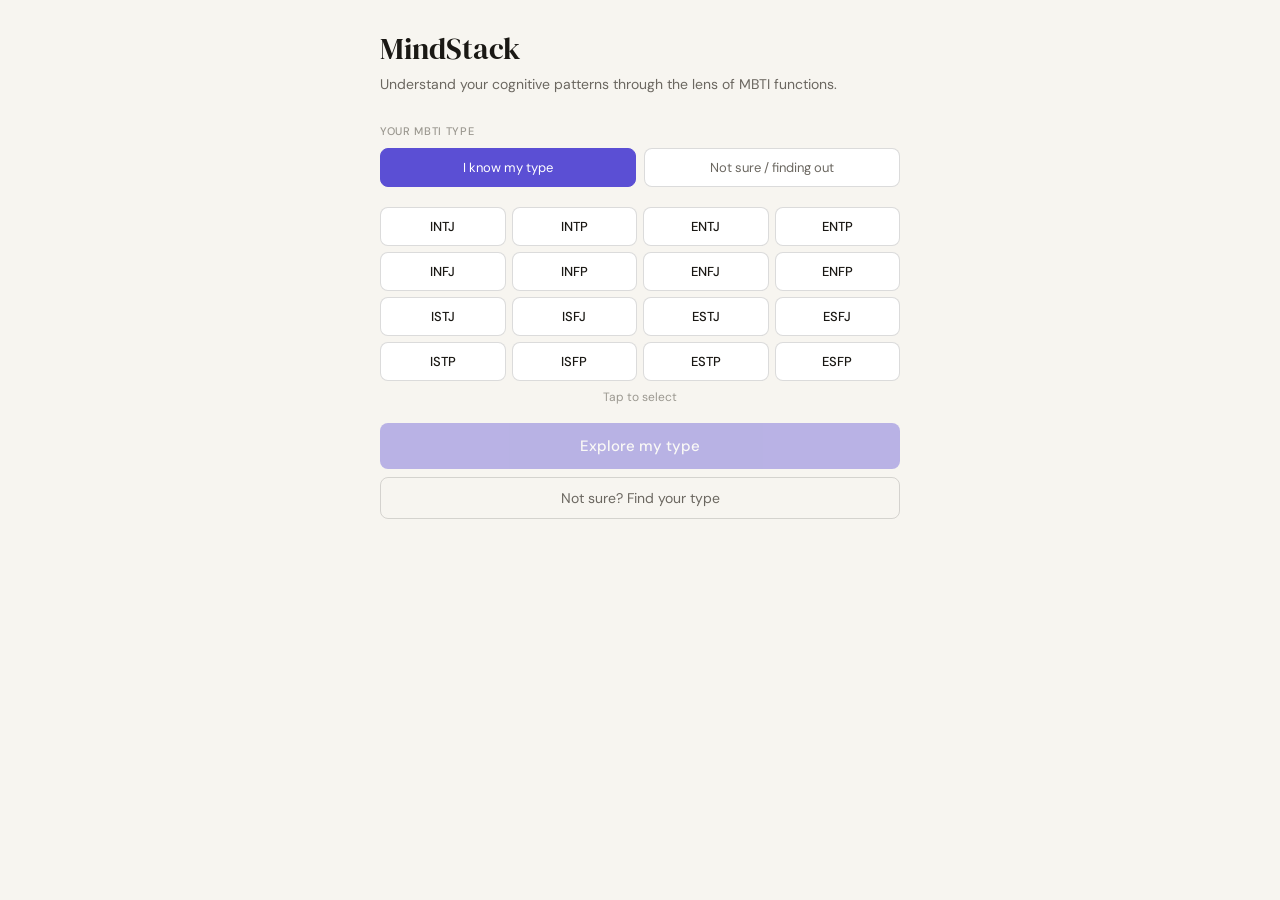
<file: index.html>
<!DOCTYPE html>
<html lang="en">
<head>
<meta charset="UTF-8">
<meta name="viewport" content="width=device-width, initial-scale=1.0">
<title>MindStack</title>
<link href="https://fonts.googleapis.com/css2?family=DM+Serif+Display:ital@0;1&family=DM+Sans:opsz,wght@9..40,300;9..40,400;9..40,500&display=swap" rel="stylesheet">
<link rel="stylesheet" href="styles.css">
</head>
<body>
<div class="shell">

<!-- ONBOARD -->
<div id="p-onboard" class="page active">
  <div class="ob-logo serif">MindStack</div>
  <p class="ob-sub">Understand your cognitive patterns through the lens of MBTI functions.</p>
  <div class="ob-lbl">Your MBTI type</div>
  <div class="mode-row">
    <button class="mode-btn active" id="m-know" onclick="setMode('know')">I know my type</button>
    <button class="mode-btn" id="m-unsure" onclick="setMode('unsure')">Not sure / finding out</button>
  </div>
  <div id="sec-know">
    <div class="type-grid" id="tg-know"></div>
    <p class="hint">Tap to select</p>
    <button class="btn-p" id="btn-start" disabled onclick="startApp()">Explore my type</button>
    <button class="btn-g" onclick="setMode('unsure')">Not sure? Find your type</button>
  </div>
  <div id="sec-unsure" style="display:none">
    <p style="font-size:14px;color:var(--text2);margin-bottom:18px;line-height:1.6">Select all the types that sound like you. We will narrow it down.</p>
    <div class="type-grid" id="tg-multi"></div>
    <p class="hint" id="multi-hint">Select one or more</p>
    <button class="btn-p" id="btn-quiz" disabled onclick="startQuiz()">Find my type</button>
    <button class="btn-g" onclick="setMode('know')">I know my type</button>
  </div>
</div>

<!-- QUIZ -->
<div id="p-quiz" class="page">
  <div class="quiz-prog" id="quiz-prog"></div>
  <div class="quiz-q serif" id="quiz-q"></div>
  <p class="quiz-sub" id="quiz-sub"></p>
  <div class="quiz-opts" id="quiz-opts"></div>
  <button class="btn-g" onclick="showPage('p-onboard')">Back</button>
</div>

<!-- RESULT -->
<div id="p-result" class="page">
  <div style="text-align:center;padding:16px 0 24px">
    <div style="font-size:11px;font-weight:500;color:var(--text3);letter-spacing:.06em;text-transform:uppercase;margin-bottom:10px">Your likely type</div>
    <div class="result-type serif" id="res-type"></div>
    <p style="font-size:14px;color:var(--text2);line-height:1.6;max-width:300px;margin:0 auto" id="res-desc"></p>
  </div>
  <div class="card" id="res-stack"></div>
  <button class="btn-p" onclick="startApp()">This is me - explore my type</button>
  <button class="btn-g" onclick="showPage('p-onboard')">Try again</button>
</div>

<!-- MAIN APP -->
<div id="main-app" style="display:none">

  <!-- LEARN TAB -->
  <div id="tab-learn" class="page" style="display:none">
    <div class="sec-title serif" id="learn-title"></div>
    <p class="sec-sub">Understand your wiring and the system underneath all types.</p>
    <div class="learn-tabs">
      <button class="l-tab active" onclick="setLearnTab('stack')">Your stack</button>
      <button class="l-tab" onclick="setLearnTab('glossary')">Functions</button>
      <button class="l-tab" onclick="setLearnTab('growth')">Growth</button>
    </div>
    <div id="lv-stack"></div>
    <div id="lv-glossary" style="display:none"></div>
    <div id="lv-growth" style="display:none"></div>
  </div>

  <!-- EXPLORE TAB -->
  <div id="tab-explore" class="page" style="display:none">
    <div class="sec-title serif">Explore types</div>
    <p class="sec-sub">See any type from any perspective.</p>

    <!-- Viewing As dropdown -->
    <div class="card" style="margin-bottom:12px">
      <div class="c-lbl" style="margin-bottom:6px">Viewing as</div>
      <p style="font-size:12px;color:var(--text3);margin-bottom:10px">Switch perspective to see how different types read each other.</p>
      <div class="viewer-dropdown-wrap">
        <select class="viewer-select" id="viewer-select" onchange="onViewerChange(this.value)"></select>
        <div class="viewer-select-arrow">&#9660;</div>
      </div>
    </div>

    <!-- Type to view -->
    <div class="c-lbl" style="margin-bottom:8px;padding:0 2px">Viewing</div>
    <div class="ex-grid" id="ex-type-grid"></div>
    <div id="ex-detail"></div>
  </div>

  <!-- SIGN OUT TAB -->
  <div id="tab-signout" class="page" style="display:none">
    <div style="display:flex;flex-direction:column;align-items:center;padding:48px 0 32px">
      <div class="ob-logo serif" style="margin-bottom:8px">MindStack</div>
      <p style="font-size:14px;color:var(--text2);text-align:center;line-height:1.65;max-width:280px;margin-bottom:32px">Switch types, retake the quiz, or explore from a different perspective.</p>
      <div style="background:var(--surface2);border-radius:var(--rs);padding:14px 20px;margin-bottom:28px;text-align:center;width:100%">
        <div style="font-size:11px;font-weight:500;color:var(--text3);letter-spacing:.06em;text-transform:uppercase;margin-bottom:6px">Current type</div>
        <div class="serif" id="so-type" style="font-size:40px;color:var(--purple)"></div>
      </div>
      <button class="btn-p" onclick="signOut()">Choose a new type</button>
    </div>
  </div>

</div>
</div>

<nav class="nav" id="main-nav" style="display:none">
  <button class="nav-item active" id="nav-learn" onclick="switchTab('learn')"><div class="nav-dot"></div>Learn</button>
  <button class="nav-item" id="nav-explore" onclick="switchTab('explore')"><div class="nav-dot"></div>Explore</button>
  <button class="nav-item" id="nav-signout" onclick="switchTab('signout')"><div class="nav-dot"></div>Sign out</button>
</nav>

<script src="app.js"></script>
</body>
</html>
</file>
<file: styles.css>
:root{--bg:#F7F5F0;--surface:#FFF;--surface2:#F0EDE6;--border:rgba(0,0,0,.08);--border2:rgba(0,0,0,.14);--text:#1A1814;--text2:#6B6760;--text3:#9B9890;--purple:#5B4FD4;--purple-l:#EAE8FA;--purple-m:#9B94E8;--green:#2D7A4F;--green-l:#E8F5EE;--amber:#B85C0A;--amber-l:#FDF0E6;--blue:#1A5FA8;--blue-l:#E6F0FA;--red:#C13030;--red-l:#FAE8E8;--r:12px;--rs:8px;}
*{box-sizing:border-box;margin:0;padding:0}
body{font-family:'DM Sans',sans-serif;background:var(--bg);color:var(--text);min-height:100vh}
.serif{font-family:'DM Serif Display',serif}
.shell{max-width:560px;margin:0 auto;padding:0 20px 88px}
.page{display:none;padding-top:28px;animation:fadeUp .22s ease}
.page.active{display:block}
@keyframes fadeUp{from{opacity:0;transform:translateY(8px)}to{opacity:1;transform:translateY(0)}}
.ob-logo{font-family:'DM Serif Display',serif;font-size:30px;margin-bottom:4px}
.ob-sub{font-size:14px;color:var(--text2);margin-bottom:28px;line-height:1.65}
.ob-lbl{font-size:11px;font-weight:500;color:var(--text3);letter-spacing:.06em;text-transform:uppercase;margin-bottom:10px}
.mode-row{display:flex;gap:8px;margin-bottom:20px}
.mode-btn{flex:1;padding:10px;font-size:13px;font-family:'DM Sans',sans-serif;border:.5px solid var(--border2);border-radius:var(--rs);background:var(--surface);color:var(--text2);cursor:pointer;transition:all .15s}
.mode-btn.active{background:var(--purple);color:#fff;border-color:var(--purple)}
.type-grid{display:grid;grid-template-columns:repeat(4,1fr);gap:6px;margin-bottom:8px}
.type-btn{background:var(--surface);border:.5px solid var(--border2);border-radius:var(--rs);padding:10px 4px;font-size:13px;font-weight:500;color:var(--text);cursor:pointer;text-align:center;font-family:'DM Sans',sans-serif;transition:all .15s}
.type-btn:hover{border-color:var(--purple-m);color:var(--purple)}
.type-btn.sel{background:var(--purple-l);border-color:var(--purple);color:var(--purple)}
.hint{font-size:12px;color:var(--text3);text-align:center;margin-bottom:18px}
.btn-p{background:var(--purple);color:#fff;border:none;border-radius:var(--rs);padding:13px 24px;font-size:15px;font-weight:500;font-family:'DM Sans',sans-serif;cursor:pointer;width:100%;transition:background .15s}
.btn-p:hover{background:#4A3FC0}
.btn-p:disabled{opacity:.4;cursor:not-allowed}
.btn-g{background:transparent;border:.5px solid var(--border2);border-radius:var(--rs);padding:11px 20px;font-size:14px;font-family:'DM Sans',sans-serif;color:var(--text2);cursor:pointer;width:100%;margin-top:8px;transition:all .15s}
.btn-g:hover{background:var(--surface2)}
.quiz-prog{display:flex;gap:4px;margin-bottom:22px}
.q-pip{flex:1;height:3px;border-radius:2px;background:var(--border)}
.q-pip.done{background:var(--purple)}
.q-pip.cur{background:var(--purple-m)}
.quiz-q{font-family:'DM Serif Display',serif;font-size:22px;line-height:1.3;margin-bottom:6px}
.quiz-sub{font-size:14px;color:var(--text2);margin-bottom:24px}
.quiz-opts{display:flex;flex-direction:column;gap:8px;margin-bottom:24px}
.q-opt{background:var(--surface);border:.5px solid var(--border2);border-radius:var(--r);padding:15px;font-size:14px;font-family:'DM Sans',sans-serif;color:var(--text);cursor:pointer;text-align:left;line-height:1.5;transition:all .15s}
.q-opt:hover{border-color:var(--purple-m)}
.q-opt.sel{background:var(--purple-l);border-color:var(--purple);color:var(--purple)}
.result-type{font-family:'DM Serif Display',serif;font-size:56px;color:var(--purple);margin-bottom:8px}
.nav{position:fixed;bottom:0;left:0;right:0;background:var(--surface);border-top:.5px solid var(--border);display:flex;z-index:100}
.nav-item{flex:1;padding:11px 4px 15px;font-size:10px;font-weight:500;color:var(--text3);cursor:pointer;text-align:center;letter-spacing:.03em;text-transform:uppercase;border:none;background:transparent;font-family:'DM Sans',sans-serif;transition:color .15s}
.nav-item.active{color:var(--purple)}
.nav-dot{width:4px;height:4px;border-radius:50%;background:var(--purple);margin:0 auto 5px;opacity:0;transition:opacity .15s}
.nav-item.active .nav-dot{opacity:1}
.card{background:var(--surface);border:.5px solid var(--border);border-radius:var(--r);padding:18px;margin-bottom:10px}
.c-lbl{font-size:11px;font-weight:500;color:var(--text3);letter-spacing:.06em;text-transform:uppercase;margin-bottom:10px}
.sec-title{font-family:'DM Serif Display',serif;font-size:22px;margin-bottom:4px;padding-top:4px}
.sec-sub{font-size:14px;color:var(--text2);margin-bottom:18px;line-height:1.6}
.stat-row{display:grid;grid-template-columns:1fr 1fr 1fr;gap:8px;margin-bottom:10px}
.stat{background:var(--surface2);border-radius:var(--rs);padding:13px 10px;text-align:center}
.stat-num{font-family:'DM Serif Display',serif;font-size:26px}
.stat-lbl{font-size:11px;color:var(--text3);margin-top:2px}
.streak-row{display:flex;gap:5px}
.s-dot{width:34px;height:34px;border-radius:50%;border:.5px solid var(--border2);background:var(--surface2);display:flex;align-items:center;justify-content:center;font-size:11px;color:var(--text3);font-weight:500}
.s-dot.done{background:var(--purple);border-color:var(--purple);color:#fff;font-size:13px}
.s-dot.today{border:2px solid var(--purple);color:var(--purple);font-weight:600}
.j-mode-row{display:flex;gap:0;background:var(--surface2);border-radius:var(--rs);padding:3px;margin-bottom:14px}
.j-mode-btn{flex:1;padding:8px;font-size:13px;font-weight:500;font-family:'DM Sans',sans-serif;border:none;border-radius:6px;background:transparent;color:var(--text3);cursor:pointer;transition:all .18s}
.j-mode-btn.active{background:var(--surface);color:var(--text);box-shadow:0 1px 3px rgba(0,0,0,.08)}
textarea{width:100%;border:.5px solid var(--border2);border-radius:var(--rs);padding:14px;font-size:15px;font-family:'DM Sans',sans-serif;color:var(--text);background:var(--surface);resize:none;min-height:110px;outline:none;line-height:1.6}
textarea:focus{border-color:var(--purple-m)}
.toggle-row{display:flex;align-items:center;gap:10px;margin-top:11px}
.tog{position:relative;width:38px;height:22px;cursor:pointer;flex-shrink:0}
.tog input{opacity:0;width:0;height:0}
.t-sl{position:absolute;inset:0;background:var(--surface2);border-radius:22px;border:.5px solid var(--border2);transition:.2s}
.t-sl:before{content:'';position:absolute;width:16px;height:16px;left:3px;top:3px;background:var(--text3);border-radius:50%;transition:.2s}
input:checked+.t-sl{background:var(--green-l);border-color:var(--green)}
input:checked+.t-sl:before{transform:translateX(16px);background:var(--green)}
.tog-lbl{font-size:13px;color:var(--text2)}
.sc-step{background:var(--surface2);border-radius:var(--rs);padding:14px;margin-bottom:8px}
.sc-num{font-size:11px;font-weight:500;color:var(--text3);letter-spacing:.05em;text-transform:uppercase;margin-bottom:6px}
.sc-q{font-size:14px;color:var(--text);line-height:1.55;margin-bottom:10px}
.sc-input{width:100%;border:.5px solid var(--border2);border-radius:var(--rs);padding:10px 12px;font-size:14px;font-family:'DM Sans',sans-serif;color:var(--text);background:var(--surface);outline:none;resize:none;min-height:60px;line-height:1.5}
.sc-input:focus{border-color:var(--purple-m)}
.insight-card{background:var(--purple-l);border:.5px solid var(--purple-m);border-radius:var(--r);padding:18px;margin-top:10px}
.insight-card p{font-size:14px;color:#2D2580;line-height:1.75}
.insight-hdr{font-size:11px;font-weight:500;color:var(--purple);letter-spacing:.06em;text-transform:uppercase;margin-bottom:10px}
.private-card{background:var(--green-l);border:.5px solid #7DC4A0;border-radius:var(--rs);padding:13px;margin-top:10px;font-size:13px;color:var(--green)}
.learn-tabs{display:flex;gap:0;background:var(--surface2);border-radius:var(--rs);padding:3px;margin-bottom:18px}
.l-tab{flex:1;padding:8px 4px;font-size:12px;font-weight:500;font-family:'DM Sans',sans-serif;border:none;border-radius:6px;background:transparent;color:var(--text3);cursor:pointer;transition:all .18s;text-align:center}
.l-tab.active{background:var(--surface);color:var(--text);box-shadow:0 1px 3px rgba(0,0,0,.08)}
.fn-card{background:var(--surface);border:.5px solid var(--border);border-radius:var(--r);padding:18px;margin-bottom:10px}
.fn-badge{display:inline-block;font-size:11px;font-weight:500;padding:3px 10px;border-radius:20px;margin-bottom:10px}
.b-dom{background:var(--purple-l);color:var(--purple)}
.b-aux{background:var(--blue-l);color:var(--blue)}
.b-ter{background:var(--green-l);color:var(--green)}
.b-inf{background:var(--amber-l);color:var(--amber)}
.fn-name{font-family:'DM Serif Display',serif;font-size:17px;margin-bottom:12px}
.fn-sec{margin-bottom:10px}
.fn-sec-lbl{font-size:11px;font-weight:500;color:var(--text3);text-transform:uppercase;letter-spacing:.06em;margin-bottom:3px}
.fn-sec p{font-size:13px;color:var(--text);line-height:1.65}
.fn-watch{font-size:13px;color:var(--text2);line-height:1.65;font-style:italic}
.gloss-fn{background:var(--surface);border:.5px solid var(--border);border-radius:var(--r);padding:18px;margin-bottom:10px}
.gloss-symbol{font-family:'DM Serif Display',serif;font-size:28px;color:var(--purple);margin-bottom:4px}
.gloss-name{font-size:15px;font-weight:500;margin-bottom:8px}
.gloss-body{font-size:13px;color:var(--text2);line-height:1.7;margin-bottom:10px}
.pos-row{display:flex;flex-direction:column;gap:6px}
.pos-item{display:flex;gap:8px;align-items:flex-start}
.pos-badge{font-size:10px;font-weight:500;padding:2px 8px;border-radius:20px;flex-shrink:0;margin-top:1px}
.pos-text{font-size:12px;color:var(--text2);line-height:1.55}
.ex-grid{display:grid;grid-template-columns:repeat(4,1fr);gap:6px;margin-bottom:18px}
.ex-btn{background:var(--surface);border:.5px solid var(--border2);border-radius:var(--rs);padding:10px 4px;font-size:13px;font-weight:500;color:var(--text2);cursor:pointer;text-align:center;font-family:'DM Sans',sans-serif;transition:all .15s}
.ex-btn:hover{border-color:var(--purple-m);color:var(--purple)}
.ex-btn.sel{background:var(--purple-l);border-color:var(--purple);color:var(--purple)}
.month-grid{display:grid;grid-template-columns:repeat(7,1fr);gap:4px;margin-bottom:8px}
.m-day-lbl{font-size:11px;color:var(--text3);text-align:center;padding-bottom:4px}
.day-cell{aspect-ratio:1;border-radius:var(--rs);border:.5px solid var(--border);background:var(--surface2);display:flex;align-items:center;justify-content:center;font-size:11px;color:var(--text3)}
.day-cell.ai{background:var(--purple-l);border-color:var(--purple-m);color:var(--purple)}
.day-cell.priv{background:var(--green-l);border-color:#7DC4A0;color:var(--green)}
.day-cell.tod{border:2px solid var(--purple)}
.legend{display:flex;gap:14px;font-size:12px;color:var(--text3);margin-top:6px}
.legend span{display:flex;align-items:center;gap:5px}
.l-dot{width:10px;height:10px;border-radius:2px}
.entry-row{background:var(--surface);border:.5px solid var(--border);border-radius:var(--rs);padding:13px;margin-bottom:8px}
.e-date{font-size:12px;color:var(--text3);margin-bottom:4px}
.e-preview{font-size:13px;color:var(--text);line-height:1.5;white-space:nowrap;overflow:hidden;text-overflow:ellipsis}
.e-tag{display:inline-block;font-size:11px;padding:2px 8px;border-radius:20px;margin-top:5px}
.tag-ai{background:var(--purple-l);color:var(--purple)}
.tag-priv{background:var(--green-l);color:var(--green)}
.bar-row{display:flex;align-items:center;gap:10px;margin-bottom:9px}
.bar-lbl{font-size:13px;color:var(--text2);width:120px;flex-shrink:0}
.bar-track{flex:1;height:6px;background:var(--surface2);border-radius:3px;overflow:hidden}
.bar-fill{height:100%;border-radius:3px;background:var(--purple)}
.bar-val{font-size:12px;color:var(--text3);width:32px;text-align:right}
.pat-row{display:flex;align-items:center;gap:12px;padding:13px 0;border-bottom:.5px solid var(--border)}
.pat-row:last-child{border:none}
.pat-icon{width:36px;height:36px;border-radius:50%;display:flex;align-items:center;justify-content:center;font-size:15px;flex-shrink:0}
.pat-lbl{font-size:14px;font-weight:500}
.pat-sub{font-size:12px;color:var(--text3);margin-top:2px}
.chip{display:inline-block;background:var(--surface2);border:.5px solid var(--border2);border-radius:20px;padding:5px 12px;font-size:13px;color:var(--text2);margin:0 4px 6px 0}
.loader{display:inline-flex;gap:4px}
.loader span{width:5px;height:5px;border-radius:50%;background:var(--purple);animation:ld 1s infinite}
.loader span:nth-child(2){animation-delay:.15s}
.loader span:nth-child(3){animation-delay:.3s}
@keyframes ld{0%,60%,100%{transform:translateY(0)}30%{transform:translateY(-5px)}}
.growth-point{display:flex;gap:10px;margin-bottom:10px}
.growth-dot{width:6px;height:6px;border-radius:50%;flex-shrink:0;margin-top:7px}
.growth-text{font-size:13px;color:var(--text);line-height:1.65}
/* Viewer dropdown */
.viewer-dropdown-wrap{position:relative;display:inline-block;width:100%}
.viewer-select{width:100%;appearance:none;-webkit-appearance:none;background:var(--surface);border:.5px solid var(--border2);border-radius:var(--rs);padding:11px 36px 11px 14px;font-size:14px;font-weight:500;font-family:'DM Sans',sans-serif;color:var(--text);cursor:pointer;outline:none;transition:border-color .15s}
.viewer-select:focus{border-color:var(--purple-m)}
.viewer-select option{font-weight:400}
.viewer-select-arrow{position:absolute;right:12px;top:50%;transform:translateY(-50%);font-size:10px;color:var(--text3);pointer-events:none}
</file>
